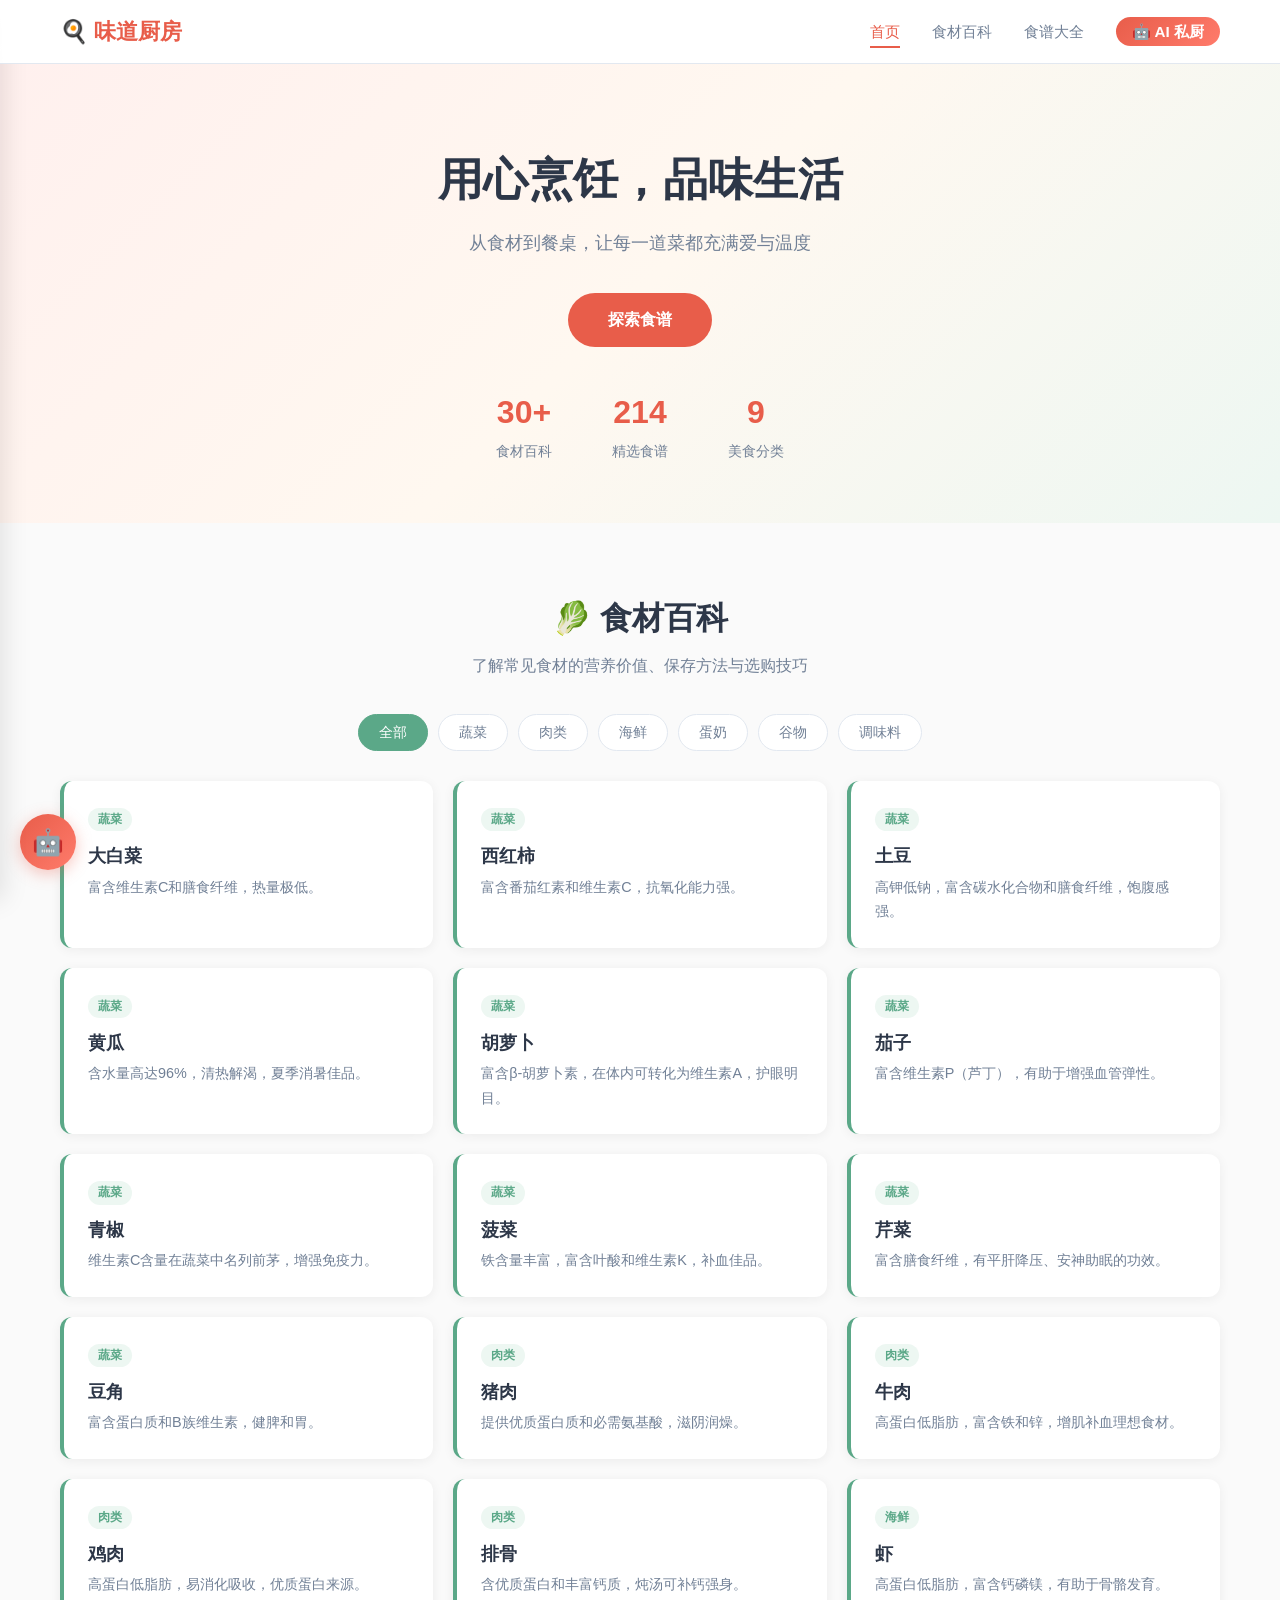
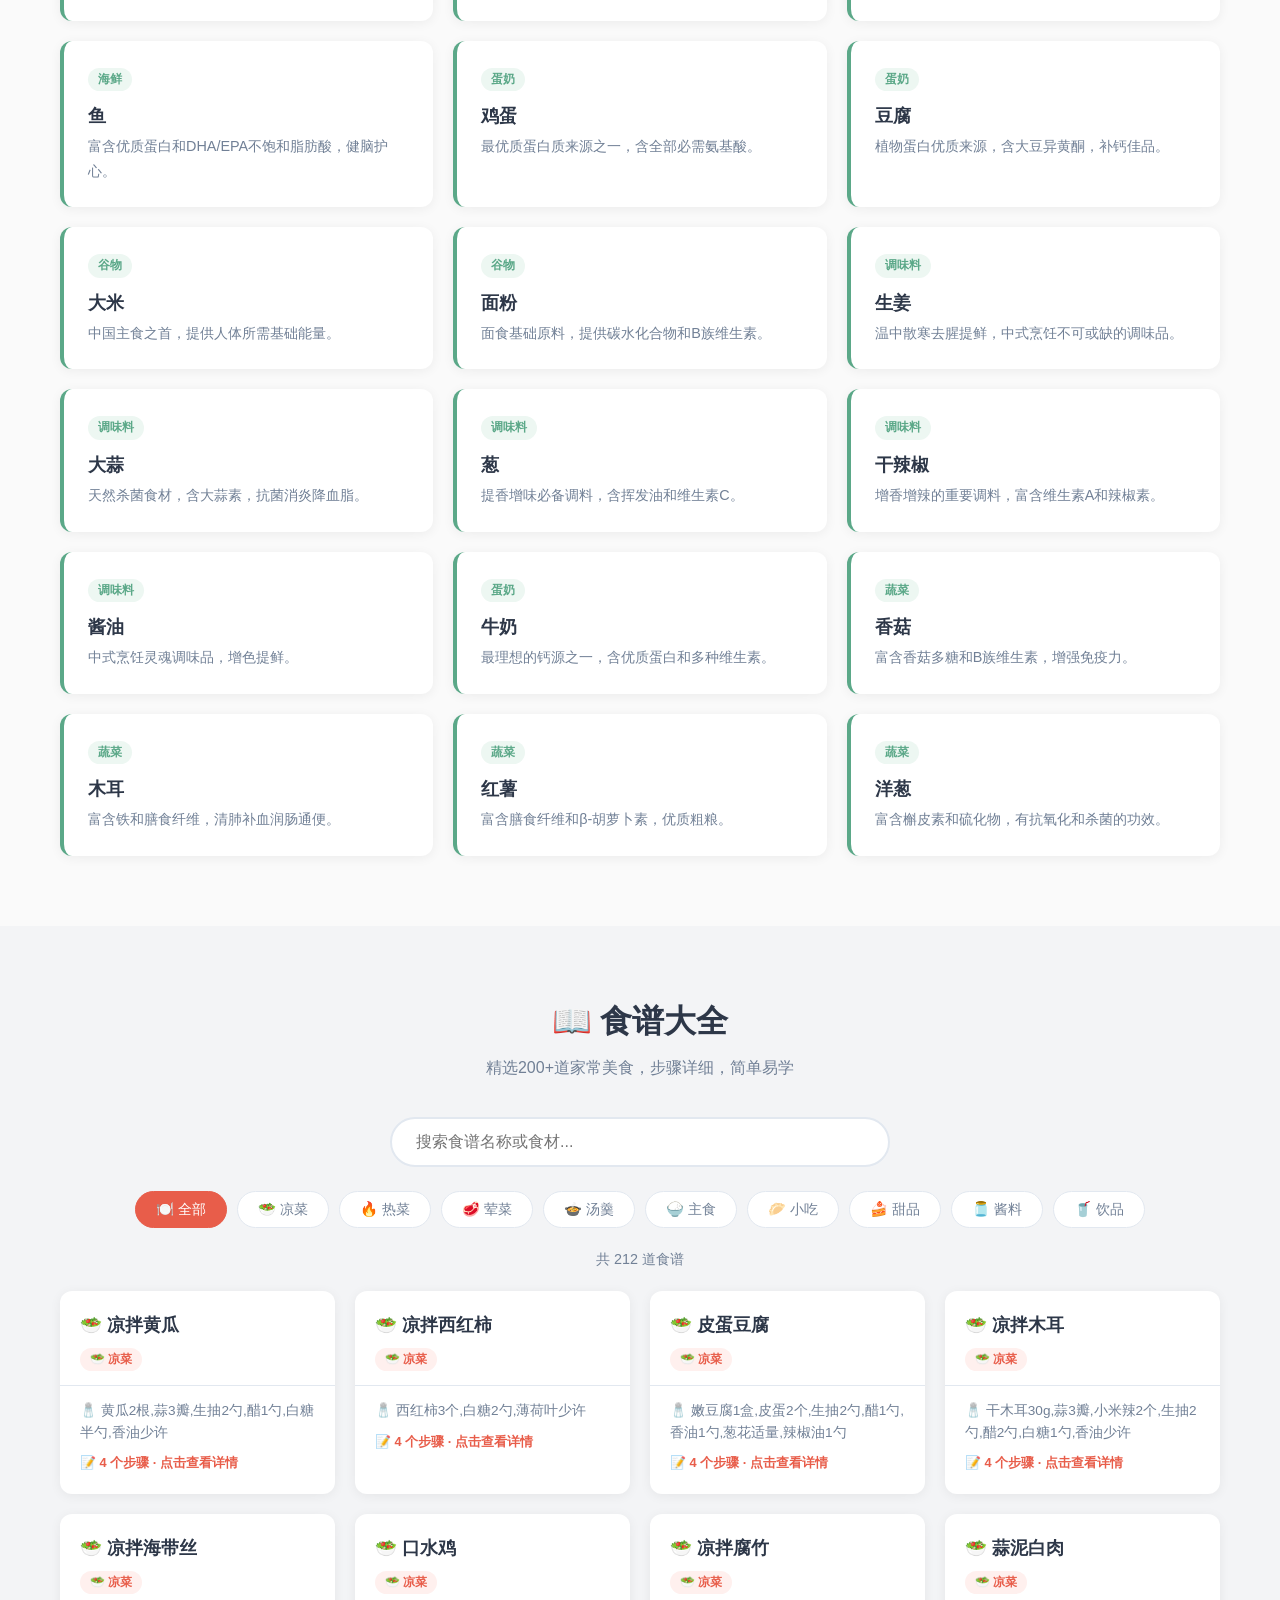
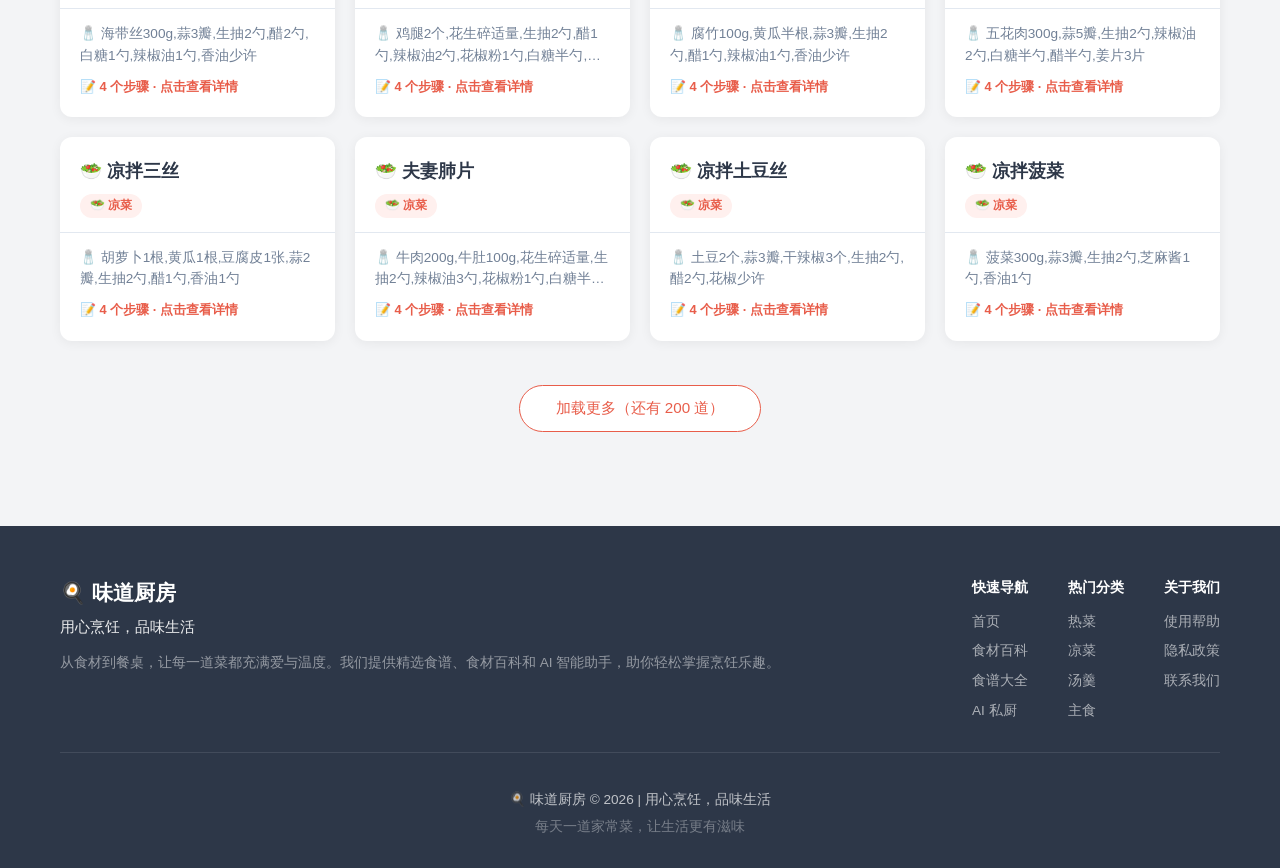
<file: APP/cooking/index.html>
<!DOCTYPE html>
<html lang="zh-CN">
<head>
    <meta charset="UTF-8">
    <meta name="viewport" content="width=device-width, initial-scale=1.0, viewport-fit=cover">
    <title>味道厨房 - 用心烹饪，品味生活 | AI 私厨智能助手</title>
    <!-- SEO Meta Tags -->
    <meta name="description" content="味道厨房提供200+道精选家常食谱和30+种食材百科，更有AI私厨智能助手为你推荐菜谱、分享烹饪技巧。从食材到餐桌，让每一道菜都充满爱与温度。">
    <meta name="keywords" content="菜谱,食谱,家常菜做法,烹饪技巧,AI私厨,食材百科,美食,厨房,做菜,烹饪">
    <meta name="author" content="味道厨房">
    <meta name="robots" content="index, follow">
    <!-- Open Graph / 社交媒体分享 -->
    <meta property="og:type" content="website">
    <meta property="og:title" content="味道厨房 - 用心烹饪，品味生活">
    <meta property="og:description" content="200+道精选家常食谱，30+种食材百科，AI私厨智能助手为你推荐菜谱、分享烹饪技巧。">
    <meta property="og:site_name" content="味道厨房">
    <meta property="og:locale" content="zh_CN">
    <!-- Twitter Card -->
    <meta name="twitter:card" content="summary">
    <meta name="twitter:title" content="味道厨房 - 用心烹饪，品味生活">
    <meta name="twitter:description" content="200+道精选家常食谱，AI私厨智能助手，让每一道菜都充满爱与温度。">
    <!-- 主题色 -->
    <meta name="theme-color" content="#E85D4A">
    <link rel="icon" type="image/png" href="favicon.png">
    <link rel="stylesheet" href="style.css">
</head>
<body>
    <!-- 导航栏 -->
    <nav class="navbar">
        <div class="nav-container">
            <a href="#" class="logo">🍳 味道厨房</a>
            <button class="nav-toggle" id="navToggle" onclick="toggleNavMenu()" aria-label="菜单">☰</button>
            <ul class="nav-links" id="navLinks">
                <li><a href="#home" class="nav-link active">首页</a></li>
                <li><a href="#ingredients" class="nav-link">食材百科</a></li>
                <li><a href="#recipes" class="nav-link">食谱大全</a></li>
                <li><a href="javascript:void(0)" class="nav-link nav-ai" onclick="toggleSidebar()">🤖 AI 私厨</a></li>
            </ul>
        </div>
    </nav>

    <!-- 首页横幅 -->
    <section class="hero" id="home">
        <div class="hero-content">
            <h1>用心烹饪，品味生活</h1>
            <p>从食材到餐桌，让每一道菜都充满爱与温度</p>
            <a href="#recipes" class="hero-btn">探索食谱</a>
            <div class="hero-stats">
                <div class="stat"><span class="stat-num">30+</span><span class="stat-label">食材百科</span></div>
                <div class="stat"><span class="stat-num">214</span><span class="stat-label">精选食谱</span></div>
                <div class="stat"><span class="stat-num">9</span><span class="stat-label">美食分类</span></div>
            </div>
        </div>
    </section>

    <!-- 食材百科 -->
    <section class="section" id="ingredients">
        <div class="container">
            <h2 class="section-title">🥬 食材百科</h2>
            <p class="section-desc">了解常见食材的营养价值、保存方法与选购技巧</p>
            <div class="ingredient-filter">
                <button class="filter-btn active" onclick="filterIngredients('all')">全部</button>
                <button class="filter-btn" onclick="filterIngredients('蔬菜')">蔬菜</button>
                <button class="filter-btn" onclick="filterIngredients('肉类')">肉类</button>
                <button class="filter-btn" onclick="filterIngredients('海鲜')">海鲜</button>
                <button class="filter-btn" onclick="filterIngredients('蛋奶')">蛋奶</button>
                <button class="filter-btn" onclick="filterIngredients('谷物')">谷物</button>
                <button class="filter-btn" onclick="filterIngredients('调味料')">调味料</button>
            </div>
            <div class="ingredient-grid" id="ingredientGrid"></div>
        </div>
    </section>

    <!-- 食谱大全 -->
    <section class="section section-alt" id="recipes">
        <div class="container">
            <h2 class="section-title">📖 食谱大全</h2>
            <p class="section-desc">精选200+道家常美食，步骤详细，简单易学</p>
            <div class="search-bar">
                <input type="text" id="recipeSearch" placeholder="搜索食谱名称或食材..." oninput="filterRecipes()" inputmode="search" autocomplete="off">
            </div>
            <div class="category-tabs" id="categoryTabs"></div>
            <div class="recipe-count" id="recipeCount"></div>
            <div class="recipe-grid" id="recipeGrid"></div>
        </div>
    </section>

    <!-- 详情弹窗 -->
    <div class="modal-overlay" id="modalOverlay" onclick="closeModal(event)">
        <div class="modal" id="modal">
            <button class="modal-close" onclick="hideModal()">&times;</button>
            <div id="modalContent"></div>
        </div>
    </div>

    <!-- 页脚 -->
    <footer class="footer">
        <div class="container">
            <div class="footer-content">
                <div class="footer-brand">
                    <h3>🍳 味道厨房</h3>
                    <p class="footer-slogan">用心烹饪，品味生活</p>
                    <p class="footer-desc">从食材到餐桌，让每一道菜都充满爱与温度。我们提供精选食谱、食材百科和 AI 智能助手，助你轻松掌握烹饪乐趣。</p>
                </div>
                <div class="footer-links">
                    <div class="footer-col">
                        <h4>快速导航</h4>
                        <a href="#home">首页</a>
                        <a href="#ingredients">食材百科</a>
                        <a href="#recipes">食谱大全</a>
                        <a href="javascript:void(0)" onclick="toggleSidebar()">AI 私厨</a>
                    </div>
                    <div class="footer-col">
                        <h4>热门分类</h4>
                        <a href="javascript:void(0)" onclick="goToCategory('热菜')">热菜</a>
                        <a href="javascript:void(0)" onclick="goToCategory('凉菜')">凉菜</a>
                        <a href="javascript:void(0)" onclick="goToCategory('汤羹')">汤羹</a>
                        <a href="javascript:void(0)" onclick="goToCategory('主食')">主食</a>
                    </div>
                    <div class="footer-col">
                        <h4>关于我们</h4>
                        <a href="javascript:void(0)" onclick="showToast('功能开发中，敬请期待！', 'info')">使用帮助</a>
                        <a href="javascript:void(0)" onclick="showToast('功能开发中，敬请期待！', 'info')">隐私政策</a>
                        <a href="javascript:void(0)" onclick="showToast('功能开发中，敬请期待！', 'info')">联系我们</a>
                    </div>
                </div>
            </div>
            <div class="footer-bottom">
                <p>🍳 味道厨房 &copy; 2026 | 用心烹饪，品味生活</p>
                <p class="footer-tip">每天一道家常菜，让生活更有滋味</p>
            </div>
        </div>
    </footer>

    <!-- 回到顶部按钮 -->
    <button class="back-to-top" id="backToTop" onclick="scrollToTop()" title="回到顶部">↑</button>

    <!-- Toast 通知容器 -->
    <div class="toast-container" id="toastContainer"></div>

    <!-- AI 私厨侧边栏 -->
    <button class="sidebar-toggle" id="sidebarToggle" onclick="toggleSidebar()" title="私厨小助">
        <span class="toggle-icon">🤖</span>
    </button>
    <aside class="sidebar" id="sidebar">
        <div class="sidebar-header">
            <div class="sidebar-title">
                <span class="sidebar-avatar">🤖</span>
                <div>
                    <h3>私厨小助</h3>
                    <span class="sidebar-status">在线 · AI 智能助手</span>
                </div>
            </div>
            <button class="sidebar-close" onclick="toggleSidebar()" title="关闭">&times;</button>
        </div>
        <div class="sidebar-new-chat">
            <button onclick="startNewChat()">✨ 新建对话</button>
        </div>
        <!-- 历史对话面板 -->
        <div class="history-panel" id="historyPanel">
            <div class="history-header">
                <span>📋 历史对话</span>
                <button class="history-clear" onclick="clearAllHistory()" title="清空历史">️</button>
            </div>
            <div class="history-list" id="historyList"></div>
        </div>
        <div class="chat-messages" id="chatMessages">
            <div class="chat-message ai">
                <div class="message-avatar">🤖</div>
                <div class="message-body">
                    <p>你好！我是<strong>私厨小助</strong>，你的 AI 烹饪助手。</p>
                    <p>我可以帮你：</p>
                    <ul>
                        <li>🍽️ 推荐菜谱和食材搭配</li>
                        <li>👨‍🍳 分享烹饪技巧</li>
                        <li>🥗 提供健康饮食建议</li>
                    </ul>
                    <p>试试问我：“冰箱里有西红柿和鸡蛋，能做什么菜？”</p>
                </div>
            </div>
        </div>
        <div class="chat-input-area">
            <textarea id="chatInput" placeholder="输入你的烹饪问题..." rows="1" onkeydown="handleChatKeydown(event)"></textarea>
            <button class="chat-send" id="chatSend" onclick="sendMessage()" title="发送">
                <svg width="20" height="20" viewBox="0 0 24 24" fill="none" stroke="currentColor" stroke-width="2"><path d="M22 2L11 13"/><path d="M22 2L15 22L11 13L2 9L22 2Z"/></svg>
            </button>
        </div>
    </aside>
    <div class="sidebar-overlay" id="sidebarOverlay" onclick="toggleSidebar()"></div>

    <script src="data.js"></script>
    <script src="app.js"></script>
    <script src="chat.js"></script>
</body>
</html>
</file>
<file: APP/cooking/style.css>
/* ===== 基础重置与变量 ===== */
* { margin: 0; padding: 0; box-sizing: border-box; }
:root {
    --primary: #E85D4A;
    --primary-light: #FFF0EE;
    --primary-dark: #C94A3A;
    --green: #5BA888;
    --green-light: #EDF7F2;
    --bg: #FAFAFA;
    --bg-alt: #F3F4F6;
    --text: #2D3748;
    --text-light: #718096;
    --white: #FFFFFF;
    --border: #E2E8F0;
    --shadow: 0 2px 12px rgba(0,0,0,0.06);
    --shadow-lg: 0 8px 30px rgba(0,0,0,0.1);
    --radius: 12px;
    --transition: color 0.3s ease, background-color 0.3s ease, border-color 0.3s ease, transform 0.3s ease, box-shadow 0.3s ease, opacity 0.3s ease;
}
html { scroll-behavior: smooth; }
body {
    font-family: -apple-system, BlinkMacSystemFont, "Segoe UI", "PingFang SC", "Hiragino Sans GB", "Microsoft YaHei", sans-serif;
    color: var(--text);
    background: var(--bg);
    line-height: 1.6;
    -webkit-tap-highlight-color: transparent;
    /* 刘海屏安全区域适配 */
    padding-top: env(safe-area-inset-top);
    padding-bottom: env(safe-area-inset-bottom);
}
/* 移动端触摸反馈 */
@media (hover: none) {
    .recipe-card:active, .ingredient-card:active {
        transform: scale(0.97);
        opacity: 0.9;
    }
    .cat-tab:active, .filter-btn:active, .hero-btn:active {
        transform: scale(0.95);
        opacity: 0.85;
    }
}
.container { max-width: 1200px; margin: 0 auto; padding: 0 20px; }

/* ===== 导航栏 ===== */
.navbar {
    position: fixed; top: 0; left: 0; right: 0; z-index: 1000;
    background: rgba(255,255,255,0.95); backdrop-filter: blur(10px);
    border-bottom: 1px solid var(--border); height: 64px;
}
.nav-container {
    max-width: 1200px; margin: 0 auto; padding: 0 20px;
    display: flex; align-items: center; justify-content: space-between; height: 100%;
}
.logo { font-size: 1.4rem; font-weight: 700; color: var(--primary); text-decoration: none; }
.nav-links { list-style: none; display: flex; gap: 32px; }
.nav-toggle { display: none; background: none; border: none; font-size: 1.5rem; cursor: pointer; color: var(--text); padding: 4px; }
.nav-link {
    text-decoration: none; color: var(--text-light); font-size: 0.95rem;
    font-weight: 500; padding: 6px 0; border-bottom: 2px solid transparent;
    transition: var(--transition);
}
.nav-link:hover, .nav-link.active { color: var(--primary); border-bottom-color: var(--primary); }
.nav-ai {
    background: linear-gradient(135deg, var(--primary), #FF7B6B);
    color: var(--white) !important; border-radius: 50px;
    padding: 6px 16px !important; border-bottom: none !important;
    font-weight: 600 !important;
}
.nav-ai:hover {
    transform: translateY(-1px);
    box-shadow: 0 3px 10px rgba(232,93,74,0.3);
}

/* ===== 首页横幅 ===== */
.hero {
    margin-top: 64px; padding: 80px 20px 60px;
    background: linear-gradient(135deg, var(--primary-light) 0%, #FFF8F0 50%, var(--green-light) 100%);
    text-align: center;
}
.hero-content h1 { font-size: 2.8rem; color: var(--text); margin-bottom: 12px; }
.hero-content > p { font-size: 1.15rem; color: var(--text-light); margin-bottom: 36px; }
.hero-btn {
    display: inline-block; padding: 14px 40px; background: var(--primary); color: var(--white);
    border-radius: 50px; font-size: 1rem; font-weight: 600;
    text-decoration: none; transition: var(--transition); margin-bottom: 40px;
}
.hero-btn:hover { background: var(--primary-dark); transform: translateY(-2px); }
.hero-stats { display: flex; justify-content: center; gap: 60px; }
.stat { text-align: center; }
.stat-num { display: block; font-size: 2rem; font-weight: 700; color: var(--primary); }
.stat-label { font-size: 0.9rem; color: var(--text-light); }

/* ===== 通用板块 ===== */
.section { padding: 70px 20px; }
.section-alt { background: var(--bg-alt); }
.section-title { font-size: 2rem; text-align: center; margin-bottom: 8px; }
.section-desc { text-align: center; color: var(--text-light); margin-bottom: 36px; }

/* ===== 食材板块 ===== */
.ingredient-filter { display: flex; justify-content: center; flex-wrap: wrap; gap: 10px; margin-bottom: 30px; }
.filter-btn {
    padding: 8px 20px; border: 1.5px solid var(--border); border-radius: 50px;
    background: var(--white); color: var(--text-light); font-size: 0.9rem;
    cursor: pointer; transition: var(--transition);
}
.filter-btn:hover { border-color: var(--green); color: var(--green); }
.filter-btn.active { background: var(--green); color: var(--white); border-color: var(--green); }
.ingredient-grid {
    display: grid; grid-template-columns: repeat(auto-fill, minmax(280px, 1fr));
    gap: 20px;
}
.ingredient-card {
    background: var(--white); border-radius: var(--radius); padding: 24px;
    box-shadow: var(--shadow); cursor: pointer; transition: var(--transition);
    border-left: 4px solid var(--green);
}
.ingredient-card:hover { transform: translateY(-3px); box-shadow: var(--shadow-lg); }
.ingredient-card h3 { font-size: 1.15rem; margin-bottom: 4px; }
.ingredient-card .tag {
    display: inline-block; padding: 2px 10px; border-radius: 50px;
    background: var(--green-light); color: var(--green); font-size: 0.75rem;
    font-weight: 600; margin-bottom: 10px;
}
.ingredient-card p { font-size: 0.9rem; color: var(--text-light); line-height: 1.7; }

/* ===== 食谱板块 ===== */
.search-bar { max-width: 500px; margin: 0 auto 24px; }
.search-bar input {
    width: 100%; padding: 14px 24px; border: 2px solid var(--border);
    border-radius: 50px; font-size: 1rem; outline: none;
    background: var(--white); transition: var(--transition);
}
.search-bar input:focus { border-color: var(--primary); }

/* ===== 骨架屏 Loading ===== */
.skeleton {
    background: linear-gradient(90deg, #f0f0f0 25%, #e0e0e0 50%, #f0f0f0 75%);
    background-size: 200% 100%;
    animation: shimmer 1.5s infinite;
    border-radius: 8px;
}
@keyframes shimmer {
    0% { background-position: 200% 0; }
    100% { background-position: -200% 0; }
}
.skeleton-card {
    background: var(--white); border-radius: var(--radius);
    overflow: hidden; box-shadow: var(--shadow);
}
.skeleton-card-header { padding: 20px 20px 14px; border-bottom: 1px solid var(--border); }
.skeleton-title { height: 20px; width: 60%; margin-bottom: 10px; }
.skeleton-tag { height: 22px; width: 50px; display: inline-block; }
.skeleton-card-body { padding: 14px 20px 20px; }
.skeleton-text { height: 14px; width: 100%; margin-bottom: 8px; }
.skeleton-text:last-child { width: 40%; margin-bottom: 0; }
.skeleton-ingredient { height: 80px; }
.skeleton-ingredient-inner { padding: 20px; }
.skeleton-ingredient .skeleton-title { width: 40%; }
.skeleton-ingredient .skeleton-tag { margin-bottom: 10px; }
.skeleton-ingredient .skeleton-text { width: 90%; }
.category-tabs {
    display: flex; flex-wrap: wrap; justify-content: center;
    gap: 10px; margin-bottom: 20px;
}
.cat-tab {
    padding: 8px 20px; border: 1.5px solid var(--border); border-radius: 50px;
    background: var(--white); color: var(--text-light); font-size: 0.9rem;
    cursor: pointer; transition: var(--transition);
}
.cat-tab:hover { border-color: var(--primary); color: var(--primary); }
.cat-tab.active { background: var(--primary); color: var(--white); border-color: var(--primary); }
.recipe-count { text-align: center; color: var(--text-light); font-size: 0.9rem; margin-bottom: 20px; }
.recipe-grid {
    display: grid; grid-template-columns: repeat(auto-fill, minmax(270px, 1fr));
    gap: 20px;
}
.recipe-card {
    background: var(--white); border-radius: var(--radius); overflow: hidden;
    box-shadow: var(--shadow); cursor: pointer; transition: var(--transition);
}
.recipe-card:hover { transform: translateY(-3px); box-shadow: var(--shadow-lg); }
.recipe-card-header {
    padding: 20px 20px 14px; border-bottom: 1px solid var(--border);
}
.recipe-card-header h3 { font-size: 1.1rem; margin-bottom: 6px; }
.recipe-card-header .cat-label {
    display: inline-block; padding: 2px 10px; border-radius: 50px;
    background: var(--primary-light); color: var(--primary); font-size: 0.75rem;
    font-weight: 600;
}
.recipe-card-body { padding: 14px 20px 20px; }
.recipe-card-body .ingredients-preview {
    font-size: 0.85rem; color: var(--text-light); line-height: 1.6;
    display: -webkit-box; -webkit-line-clamp: 2; -webkit-box-orient: vertical; overflow: hidden;
}
.recipe-card-body .steps-count {
    margin-top: 10px; font-size: 0.8rem; color: var(--primary); font-weight: 600;
}

/* ===== 加载更多按钮 ===== */
.load-more-wrap {
    grid-column: 1 / -1; text-align: center; padding: 24px 0;
}
.load-more-btn {
    padding: 12px 36px; border: 1.5px solid var(--primary); border-radius: 50px;
    background: var(--white); color: var(--primary); font-size: 0.95rem;
    cursor: pointer; transition: var(--transition); font-weight: 500;
}
.load-more-btn:hover {
    background: var(--primary); color: var(--white); transform: translateY(-2px);
    box-shadow: 0 4px 12px rgba(232,93,74,0.25);
}

/* ===== 弹窗 ===== */
.modal-overlay {
    display: none; position: fixed; top: 0; left: 0; right: 0; bottom: 0;
    background: rgba(0,0,0,0.45); z-index: 2000;
    justify-content: center; align-items: flex-start; padding: 80px 20px;
    overflow-y: auto;
}
.modal-overlay.show { display: flex; }
.modal {
    background: var(--white); border-radius: var(--radius); max-width: 650px;
    width: 100%; padding: 36px; position: relative; box-shadow: var(--shadow-lg);
    animation: slideUp 0.3s ease;
}
@keyframes slideUp { from { opacity: 0; transform: translateY(20px); } to { opacity: 1; transform: translateY(0); } }
.modal-close {
    position: absolute; top: 16px; right: 20px; background: none; border: none;
    font-size: 1.8rem; color: var(--text-light); cursor: pointer; line-height: 1;
}
.modal-close:hover { color: var(--primary); }
.modal h2 { font-size: 1.6rem; margin-bottom: 6px; padding-right: 30px; }
.modal .modal-cat {
    display: inline-block; padding: 3px 12px; border-radius: 50px;
    background: var(--primary-light); color: var(--primary); font-size: 0.8rem;
    font-weight: 600; margin-bottom: 20px;
}
.modal h3 { font-size: 1.05rem; color: var(--text); margin: 20px 0 10px; padding-bottom: 6px; border-bottom: 2px solid var(--primary-light); }
.modal .ingredients-list {
    display: flex; flex-wrap: wrap; gap: 8px;
}
.modal .ingredients-list span {
    padding: 4px 14px; background: var(--green-light); color: var(--green);
    border-radius: 50px; font-size: 0.85rem;
}
.modal .steps-list { list-style: none; }
.modal .steps-list li {
    padding: 10px 0 10px 36px; position: relative; border-bottom: 1px solid var(--bg-alt);
    font-size: 0.95rem; line-height: 1.7;
}
.modal .steps-list li:last-child { border-bottom: none; }
.modal .steps-list li::before {
    content: attr(data-step); position: absolute; left: 0; top: 10px;
    width: 24px; height: 24px; border-radius: 50%; background: var(--primary);
    color: var(--white); font-size: 0.75rem; font-weight: 700;
    display: flex; align-items: center; justify-content: center;
}
/* 食材弹窗 */
.modal .info-block { margin-bottom: 16px; }
.modal .info-block h4 { font-size: 0.95rem; color: var(--green); margin-bottom: 6px; }
.modal .info-block p { font-size: 0.9rem; color: var(--text-light); line-height: 1.8; }

/* ===== 页脚 ===== */
.footer {
    background: var(--text); color: rgba(255,255,255,0.7);
    padding: 50px 20px 30px;
}
.footer-content {
    display: flex; gap: 40px; margin-bottom: 36px;
    padding-bottom: 30px; border-bottom: 1px solid rgba(255,255,255,0.1);
}
.footer-brand { flex: 1; }
.footer-brand h3 { font-size: 1.3rem; color: var(--white); margin-bottom: 6px; }
.footer-slogan { font-size: 0.95rem; color: rgba(255,255,255,0.9); margin-bottom: 12px; font-weight: 500; }
.footer-desc { font-size: 0.85rem; line-height: 1.8; opacity: 0.7; }
.footer-links { display: flex; gap: 40px; }
.footer-col { display: flex; flex-direction: column; gap: 8px; }
.footer-col h4 {
    font-size: 0.9rem; color: var(--white); margin-bottom: 4px;
    font-weight: 600;
}
.footer-col a {
    font-size: 0.85rem; color: rgba(255,255,255,0.6); text-decoration: none;
    transition: var(--transition);
}
.footer-col a:hover { color: var(--primary); }
.footer-bottom { text-align: center; }
.footer-bottom p { font-size: 0.85rem; }
.footer-tip { font-size: 0.78rem; margin-top: 6px; opacity: 0.5; }

/* ===== AI 私厨侧边栏 ===== */
.sidebar-toggle {
    position: fixed; left: 20px; bottom: 30px; z-index: 900;
    width: 56px; height: 56px; border-radius: 50%;
    background: linear-gradient(135deg, var(--primary), #FF7B6B);
    border: none; cursor: pointer; box-shadow: 0 4px 16px rgba(232,93,74,0.35);
    transition: var(--transition); display: flex; align-items: center; justify-content: center;
}
.sidebar-toggle:hover { transform: scale(1.08); box-shadow: 0 6px 24px rgba(232,93,74,0.45); }
.sidebar-toggle .toggle-icon { font-size: 1.6rem; }
.sidebar-toggle.active { left: 390px; }

.sidebar {
    position: fixed; left: 0; top: 0; bottom: 0; z-index: 950;
    width: 380px; background: var(--white);
    box-shadow: 4px 0 24px rgba(0,0,0,0.1);
    transform: translateX(-100%); transition: transform 0.35s cubic-bezier(0.4,0,0.2,1);
    display: flex; flex-direction: column;
}
.sidebar.open { transform: translateX(0); }

.sidebar-overlay {
    display: none; position: fixed; top: 0; left: 0; right: 0; bottom: 0;
    background: rgba(0,0,0,0.3); z-index: 940;
}
.sidebar-overlay.show { display: block; }

.sidebar-header {
    padding: 18px 20px; border-bottom: 1px solid var(--border);
    display: flex; align-items: center; justify-content: space-between;
    background: linear-gradient(135deg, var(--primary-light), #FFF8F0);
    flex-shrink: 0;
}
.sidebar-title { display: flex; align-items: center; gap: 12px; }
.sidebar-avatar { font-size: 2rem; }
.sidebar-title h3 { font-size: 1.1rem; margin: 0; color: var(--text); }
.sidebar-status { font-size: 0.78rem; color: var(--green); }
.sidebar-close {
    background: none; border: none; font-size: 1.6rem; color: var(--text-light);
    cursor: pointer; padding: 4px 8px; line-height: 1; border-radius: 6px;
    transition: var(--transition);
}
.sidebar-close:hover { background: rgba(0,0,0,0.05); color: var(--primary); }

.chat-messages {
    flex: 1; overflow-y: auto; padding: 20px;
    display: flex; flex-direction: column; gap: 16px;
}
.chat-messages::-webkit-scrollbar { width: 4px; }
.chat-messages::-webkit-scrollbar-thumb { background: var(--border); border-radius: 4px; }

.chat-message {
    display: flex; gap: 10px; max-width: 92%; animation: msgIn 0.3s ease;
}
.chat-message.user { align-self: flex-end; flex-direction: row-reverse; }
.chat-message.ai { align-self: flex-start; }

@keyframes msgIn { from { opacity: 0; transform: translateY(8px); } to { opacity: 1; transform: translateY(0); } }

.message-avatar {
    width: 34px; height: 34px; border-radius: 50%;
    display: flex; align-items: center; justify-content: center;
    font-size: 1.1rem; flex-shrink: 0;
}
.chat-message.ai .message-avatar { background: var(--primary-light); }
.chat-message.user .message-avatar { background: var(--green-light); }

.message-body {
    padding: 12px 16px; border-radius: 16px; font-size: 0.9rem; line-height: 1.7;
}
.chat-message.ai .message-body {
    background: var(--bg-alt); color: var(--text);
    border-top-left-radius: 4px;
}
.chat-message.user .message-body {
    background: var(--primary); color: var(--white);
    border-top-right-radius: 4px;
}
.message-body p { margin: 0 0 6px; }
.message-body p:last-child { margin-bottom: 0; }
.message-body ul { margin: 4px 0; padding-left: 18px; }
.message-body li { margin: 2px 0; }
.message-body strong { color: var(--primary); }
.chat-message.user .message-body strong { color: var(--white); }

.chat-loading {
    display: flex; gap: 4px; padding: 8px 0;
}
.chat-loading span {
    width: 8px; height: 8px; border-radius: 50%; background: var(--text-light);
    animation: bounce 1.4s infinite ease-in-out both;
}
.chat-loading span:nth-child(1) { animation-delay: -0.32s; }
.chat-loading span:nth-child(2) { animation-delay: -0.16s; }
@keyframes bounce { 0%,80%,100% { transform: scale(0); } 40% { transform: scale(1); } }

/* ===== 流式输出光标动画 ===== */
.streaming-cursor {
    display: inline-block;
    animation: blink 0.8s step-end infinite;
    color: var(--primary);
    font-weight: 700;
}
@keyframes blink {
    0%, 100% { opacity: 1; }
    50% { opacity: 0; }
}

.chat-input-area {
    padding: 16px 20px; border-top: 1px solid var(--border);
    display: flex; gap: 10px; align-items: flex-end;
    background: var(--white); flex-shrink: 0;
}
.chat-input-area textarea {
    flex: 1; border: 1.5px solid var(--border); border-radius: 12px;
    padding: 10px 14px; font-size: 0.9rem; resize: none;
    font-family: inherit; line-height: 1.5; max-height: 100px;
    outline: none; transition: var(--transition);
}
.chat-input-area textarea:focus { border-color: var(--primary); }
.chat-send {
    width: 40px; height: 40px; border-radius: 50%;
    background: var(--primary); border: none; cursor: pointer;
    display: flex; align-items: center; justify-content: center;
    color: var(--white); transition: var(--transition); flex-shrink: 0;
}
.chat-send:hover { background: var(--primary-dark); }
.chat-send:disabled { background: var(--border); cursor: not-allowed; }

/* ===== 回到顶部按钮 ===== */
.back-to-top {
    position: fixed; right: 20px; bottom: 30px; z-index: 900;
    width: 48px; height: 48px; border-radius: 50%;
    background: var(--white); border: 1.5px solid var(--border);
    cursor: pointer; box-shadow: var(--shadow);
    display: flex; align-items: center; justify-content: center;
    font-size: 1.2rem; color: var(--text-light);
    opacity: 0; visibility: hidden; pointer-events: none;
    transition: opacity 0.3s ease, visibility 0.3s ease, transform 0.3s ease;
}
.back-to-top.show { opacity: 1; visibility: visible; pointer-events: auto; }
.back-to-top:hover { transform: translateY(-3px); box-shadow: var(--shadow-lg); color: var(--primary); border-color: var(--primary); }

/* ===== Toast 通知 ===== */
.toast-container {
    position: fixed; top: 80px; right: 20px; z-index: 3000;
    display: flex; flex-direction: column; gap: 10px;
    pointer-events: none;
}
.toast {
    padding: 14px 20px; border-radius: 10px; background: var(--white);
    box-shadow: var(--shadow-lg); font-size: 0.9rem; min-width: 260px; max-width: 360px;
    animation: toastIn 0.35s ease; display: flex; align-items: center; gap: 10px;
    pointer-events: auto; border-left: 4px solid var(--border);
}
.toast.success { border-left-color: var(--green); }
.toast.error { border-left-color: var(--primary); }
.toast.info { border-left-color: #3B82F6; }
.toast-icon { font-size: 1.2rem; flex-shrink: 0; }
.toast-text { flex: 1; line-height: 1.5; }
.toast-close {
    background: none; border: none; color: var(--text-light); cursor: pointer;
    font-size: 1.1rem; padding: 2px 6px; border-radius: 4px; flex-shrink: 0;
    transition: var(--transition);
}
.toast-close:hover { background: var(--bg-alt); color: var(--text); }
@keyframes toastIn { from { opacity: 0; transform: translateX(40px); } to { opacity: 1; transform: translateX(0); } }
@keyframes toastOut { from { opacity: 1; transform: translateX(0); } to { opacity: 0; transform: translateX(40px); } }

/* ===== 新建对话按钮 ===== */
.sidebar-new-chat {
    padding: 10px 20px; border-bottom: 1px solid var(--border);
    flex-shrink: 0;
}
.sidebar-new-chat button {
    width: 100%; padding: 10px; border: 1.5px dashed var(--border);
    border-radius: 10px; background: var(--bg); color: var(--text-light);
    font-size: 0.88rem; cursor: pointer; transition: var(--transition);
}
.sidebar-new-chat button:hover { border-color: var(--primary); color: var(--primary); background: var(--primary-light); }

/* ===== 历史对话面板 ===== */
.history-panel {
    border-bottom: 1px solid var(--border);
    flex-shrink: 0; max-height: 200px;
    display: flex; flex-direction: column;
}
.history-header {
    display: flex; align-items: center; justify-content: space-between;
    padding: 10px 20px 6px; font-size: 0.82rem; color: var(--text-light); font-weight: 600;
}
.history-clear {
    background: none; border: none; color: var(--text-light); cursor: pointer;
    font-size: 0.78rem; padding: 2px 6px; border-radius: 4px;
    transition: var(--transition);
}
.history-clear:hover { color: var(--primary); background: var(--primary-light); }
.history-list {
    overflow-y: auto; padding: 4px 12px 10px;
    display: flex; flex-direction: column; gap: 4px;
}
.history-list::-webkit-scrollbar { width: 3px; }
.history-list::-webkit-scrollbar-thumb { background: var(--border); border-radius: 3px; }
.history-item {
    padding: 8px 12px; border-radius: 8px; cursor: pointer;
    font-size: 0.82rem; color: var(--text); line-height: 1.4;
    transition: var(--transition); display: flex; align-items: center; gap: 8px;
    border: 1px solid transparent;
}
.history-item:hover { background: var(--bg-alt); border-color: var(--border); }
.history-item.active { background: var(--primary-light); border-color: var(--primary); color: var(--primary); font-weight: 600; }
.history-item-time { font-size: 0.72rem; color: var(--text-light); white-space: nowrap; margin-left: auto; }
.history-item.active .history-item-time { color: var(--primary-dark); }
.history-empty {
    text-align: center; padding: 16px 12px; font-size: 0.8rem; color: var(--text-light);
}

/* ===== 响应式 ===== */
@media (max-width: 768px) {
    .hero-content h1 { font-size: 2rem; }
    .hero-stats { gap: 30px; }
    .nav-toggle { display: block; }
    .nav-links {
        display: none; position: absolute; top: 64px; left: 0; right: 0;
        background: var(--white); flex-direction: column; gap: 0;
        border-bottom: 1px solid var(--border); box-shadow: var(--shadow);
        padding: 8px 0;
    }
    .nav-links.show { display: flex; }
    .nav-link { padding: 12px 20px; border-bottom: none; }
    .ingredient-grid, .recipe-grid { grid-template-columns: 1fr; }
    .modal { padding: 24px; }
    .sidebar { width: 100%; }
    .sidebar-toggle.active { left: calc(100% - 76px); }
    .back-to-top { right: 16px; bottom: 100px; }
    /* 页脚移动端适配 */
    .footer-content { flex-direction: column; gap: 30px; }
    .footer-links { flex-wrap: wrap; gap: 24px; }
    .footer-col { min-width: 120px; }
    /* 侧边栏移动端优化 */
    .history-panel { max-height: 160px; }
    .sidebar-header { padding: 14px 16px; }
    .chat-messages { padding: 16px; }
    .chat-input-area { padding: 12px 16px; }
    /* Toast 移动端适配 */
    .toast-container { right: 12px; left: 12px; }
    .toast { min-width: auto; max-width: none; }
}
@media (max-width: 480px) {
    .hero-stats { flex-direction: column; gap: 16px; }
    .footer-links { flex-direction: column; gap: 20px; }
}
</file>
